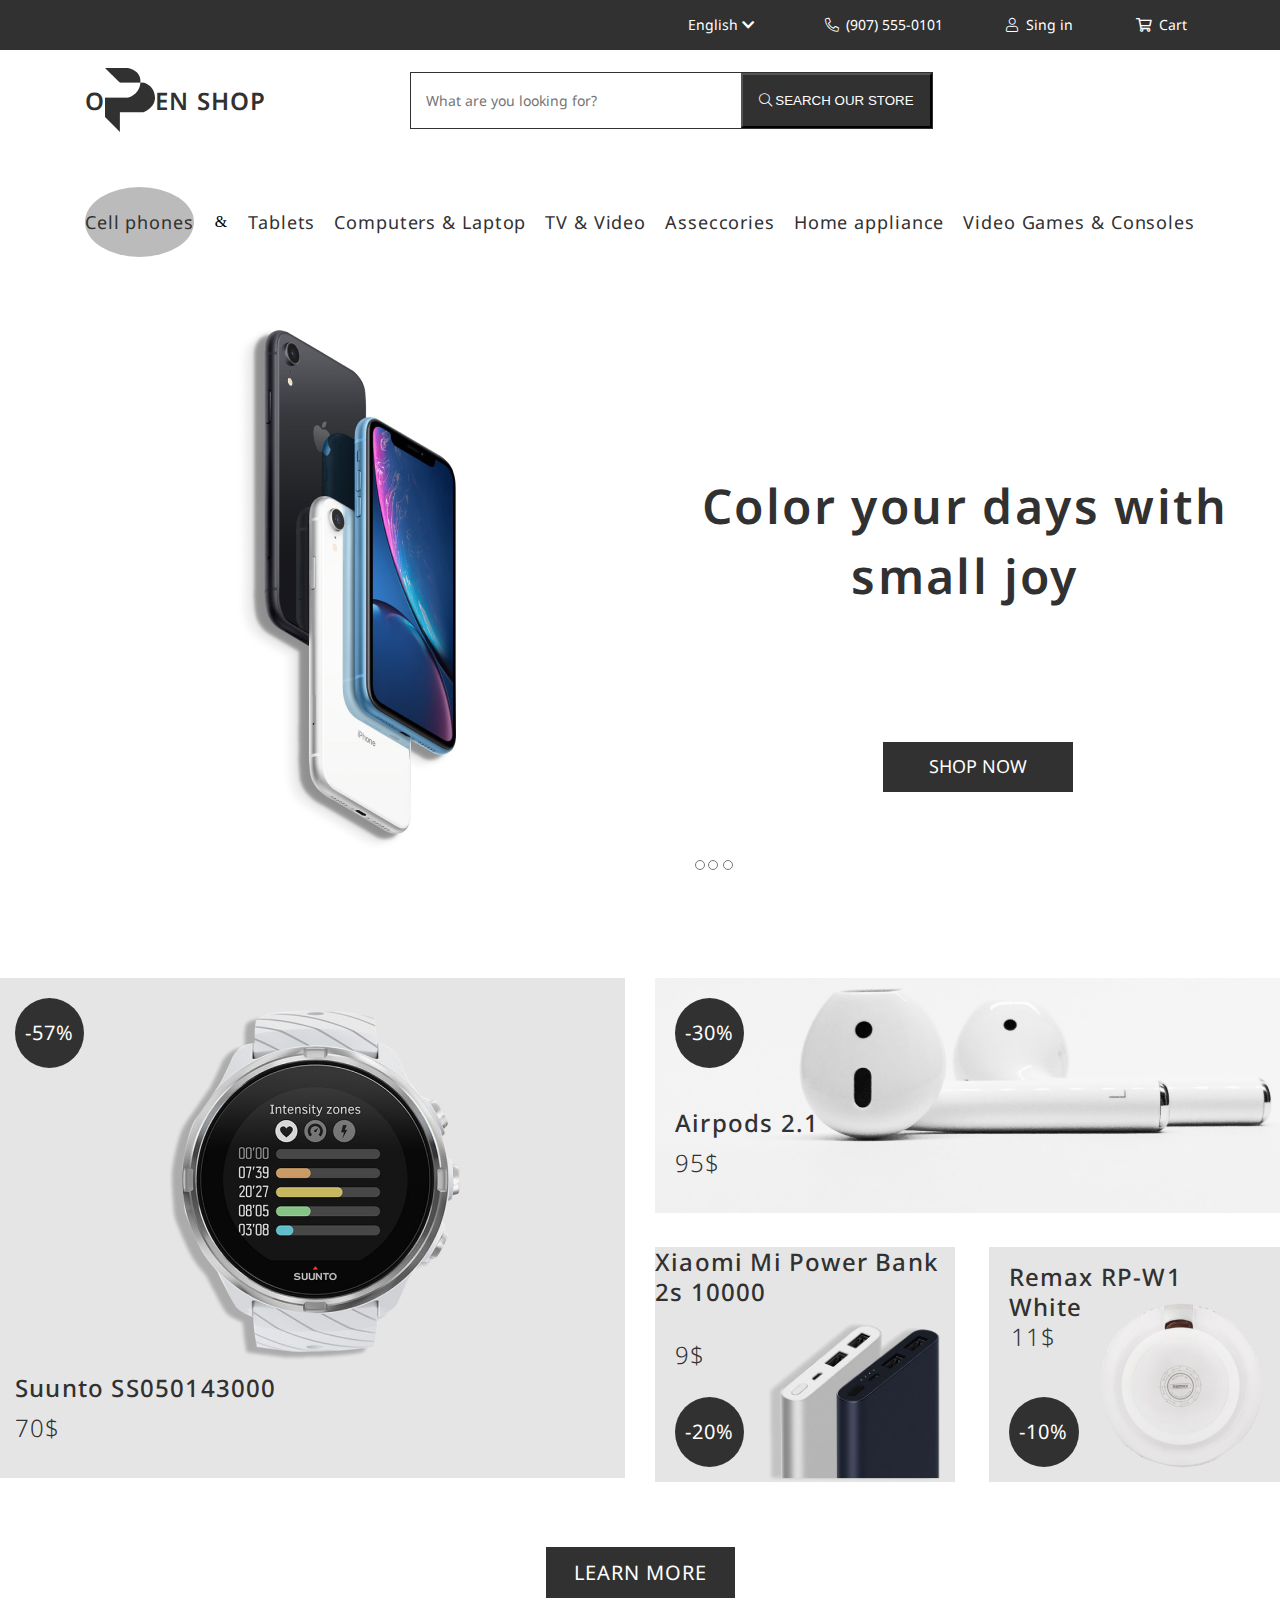
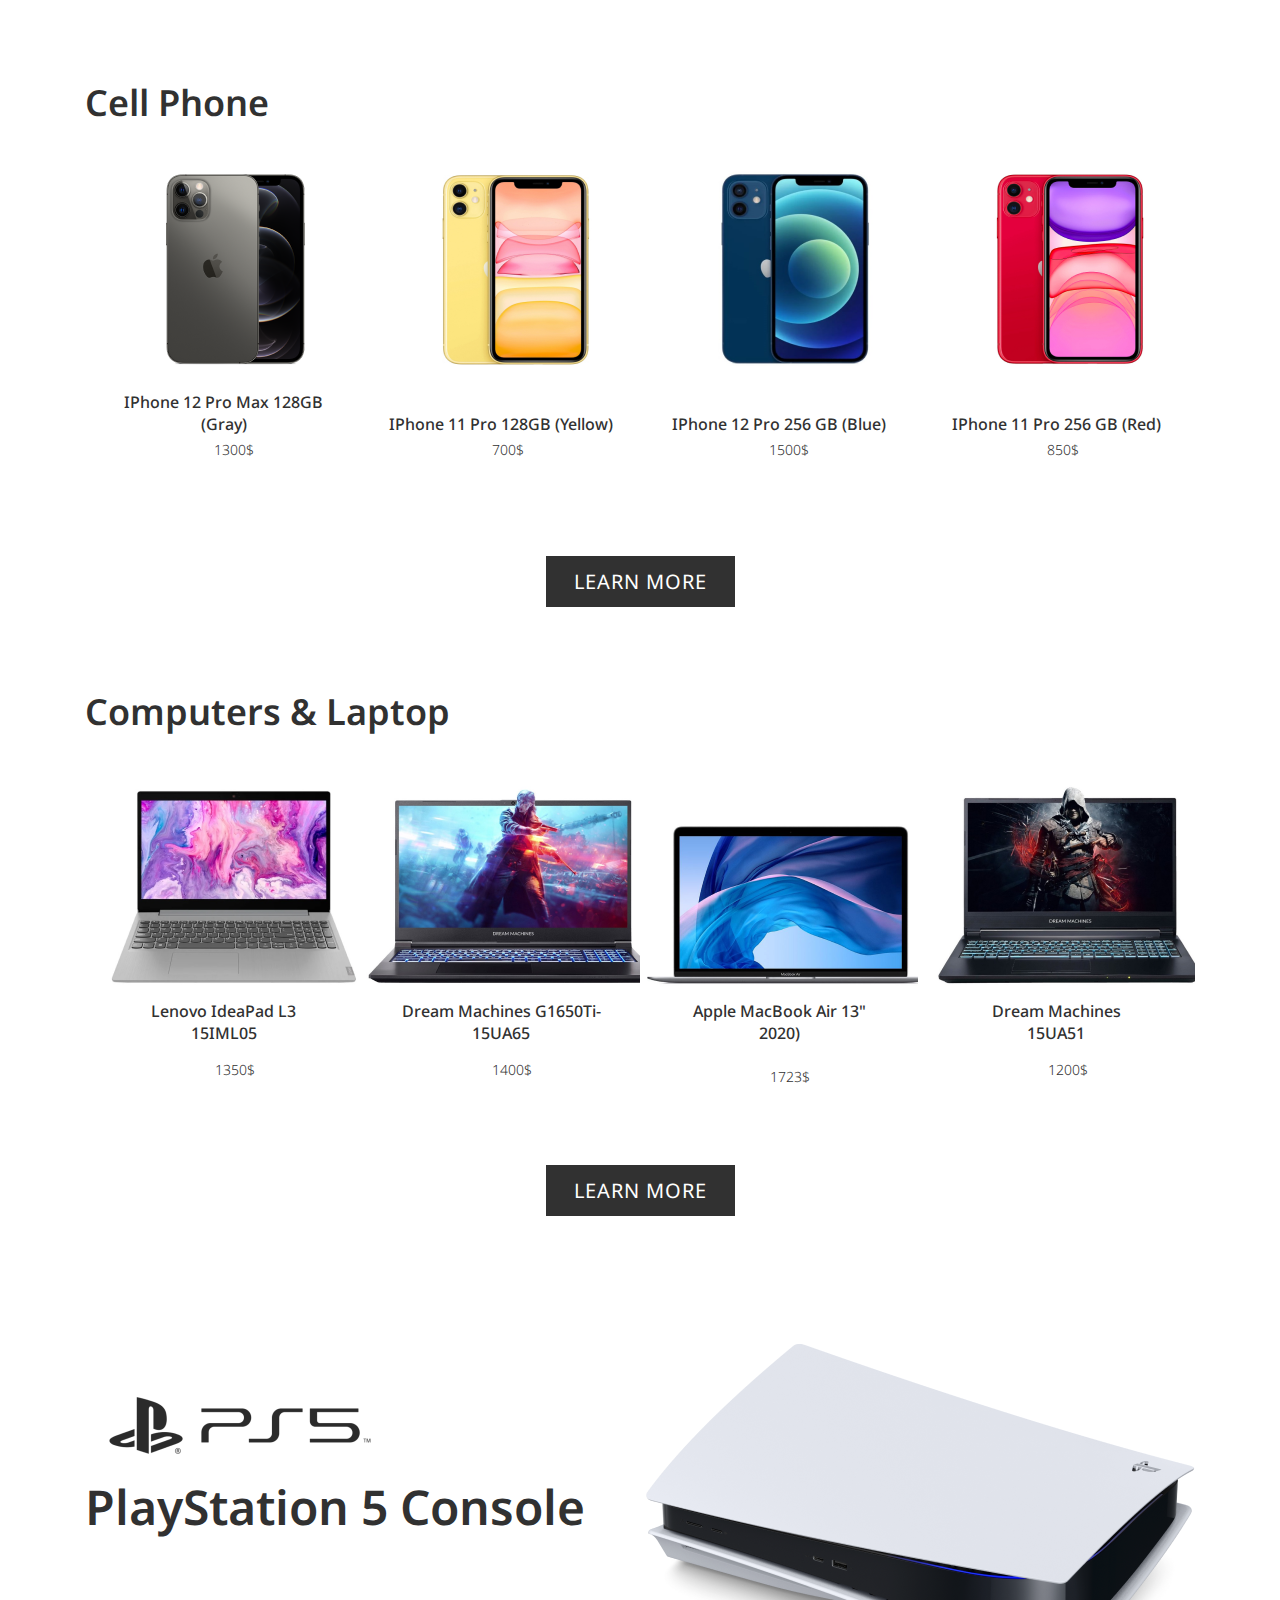
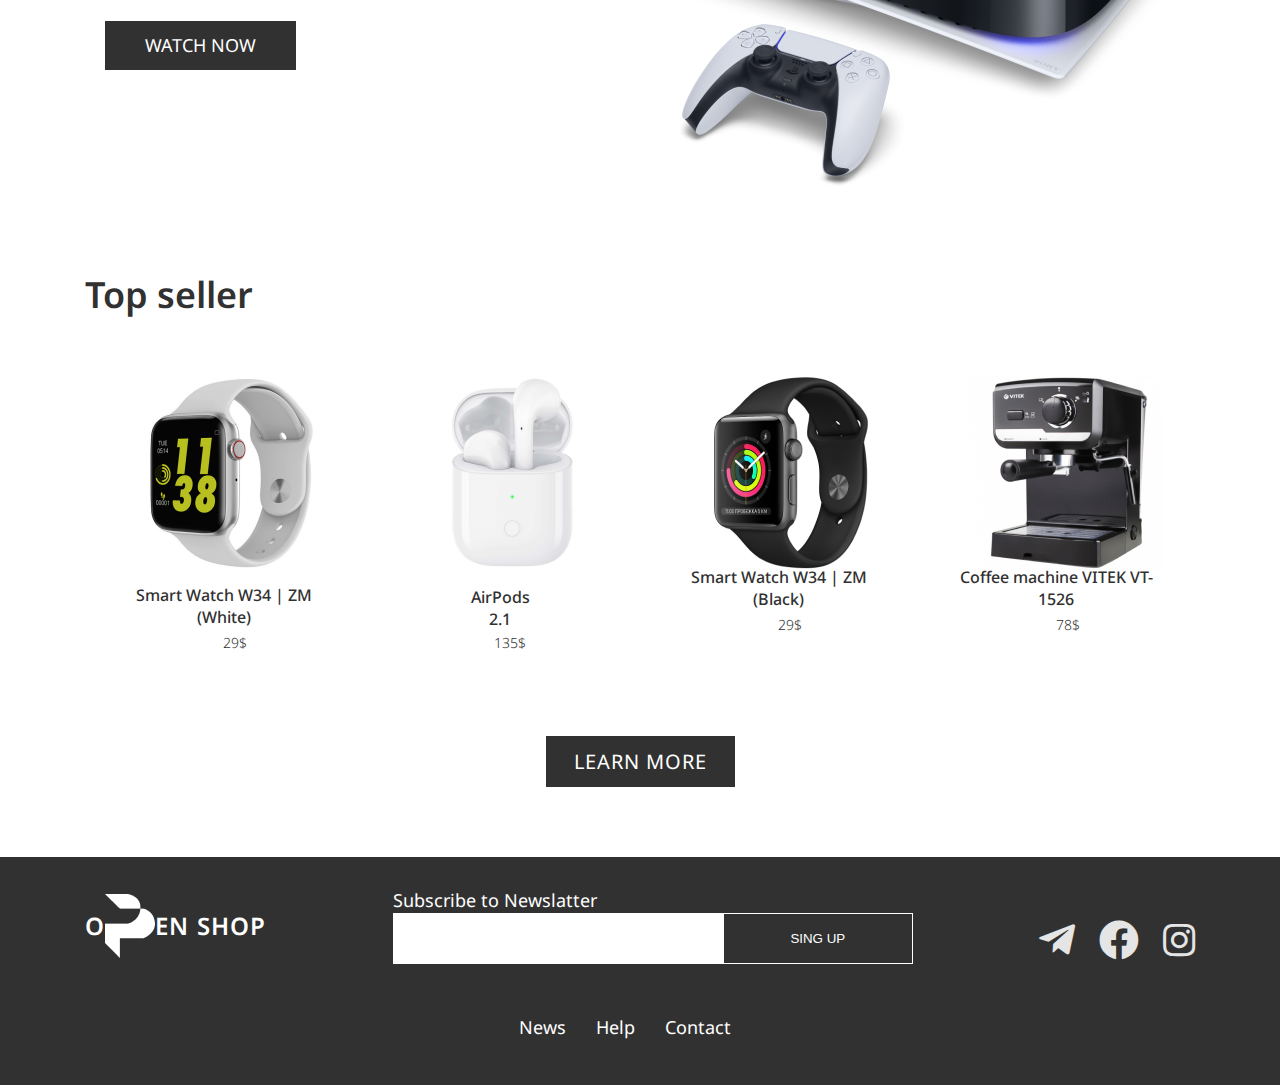
<file: index.html>
<!DOCTYPE html>
<html lang="en">

<head>
    <meta charset="UTF-8">
    <meta http-equiv="X-UA-Compatible" content="IE=edge">
    <meta name="viewport" content="width=device-width, initial-scale=1.0">
    <link rel="stylesheet" href="./styles/all.min.css">
    <link rel="stylesheet" href="./styles/font.css">
    <link rel="stylesheet" href="./styles/style.css">
    <title>OpenShop</title>
</head>

<body>
    <header class="header">
        <div class="container">
            <nav class="header__nav">
                <ul class="header__list">
                    <li class="header__item">
                        <a href="#!" class="header__link">English <span class="header__icon"><i
                                    class="fas fa-chevron-down"></i></span></a>
                        <ul class="header__dropdown">
                            <li class="dropdown__item">
                                <a href="#!" class="dropdown__link">English</a>
                            </li>
                            <li class="dropdown__icon"><i class="fad fa-horizontal-rule"></i></li>
                            <li class="dropdown__item">
                                <a href="#!" class="dropdown__link">Russian</a>
                            </li>
                        </ul>
                    </li>
                    <li class="header__item">
                        <a href="#!" class="header__link"> <span class="header__icon"><i
                                    class="fal fa-phone-alt"></i></span>(907) 555-0101</a>
                    </li>
                    <li class="header__item">
                        <a href="" class="header__link"><span class="header__icon"><i
                                    class="fal fa-user"></i></span>Sing in</a>
                    </li>
                    <li class="header__item">
                        <a href="#!" class="header__link"> <span class="header__icon"><i
                                    class="far fa-shopping-cart"></i></span>Cart<a>
                    </li>
                </ul>
            </nav>
        </div>
        <div class="header__block">
            <div class="container">
                <div class="header__research">
                    <a href="#!" class="header__logo">O <span class="header__logo-title"><img src="./images/P.word.png"
                                alt="p"></span>EN SHOP</a>
                    <form action="" class="header__form">
                        <input type="text" class="header__search" placeholder="What are you looking for?">
                        <button type="submit" class="header__button"><i class="fal fa-search"></i> SEARCH OUR
                            STORE</button>
                    </form>
                </div>
            </div>
        </div>
    </header>
    <main>
        <div class="container">
            <section class="section__nav">
                <ul class="section__list">
                    <li class="section__item"><a href="./OpenShop__cell phone/index.html" class="section__link">Cell phones <span></span></a>
                        <ul class="cell__dropdown">
                            <li class="drp__item"><a href="" class="drp__link">Xiaomi</a></li>
                            <li class="drp__item"><a href="" class="drp__link">Apple</a></li>
                            <li class="drp__item"><a href="" class="drp__link">Samsung</a></li>
                            <li class="drp__item"><a href="" class="drp__link">Huawei</a></li>
                            <li class="drp__item"><a href="" class="drp__link">BQ</a></li>
                            <li class="drp__item"><a href="" class="drp__link">Nokia</a></li>
                            <li class="drp__item"><a href="" class="drp__link">Inoi</a></li>
                            <li class="drp__item"><a href="" class="drp__link">Vivo</a></li>
                        </ul>
                    </li>
                    <span class="item__span">&</span>
                    <li class="section__item"><a href="#!" class="section__link">Tablets<span></span></a>
                        <ul class="tablet__dropdown">
                            <li class="drop__item"><a href="" class="drop__link">Xiaomi</a></li>
                            <li class="drop__item"><a href="" class="drop__link">Apple</a></li>
                            <li class="drop__item"><a href="" class="drop__link">Samsung</a></li>
                            <li class="drop__item"><a href="" class="drop__link">Huawei</a></li>
                            <li class="drop__item"><a href="" class="drop__link">BQ</a></li>
                            <li class="drop__item"><a href="" class="drop__link">More</a></li>
                        </ul>
                    </li>
                    <li class="section__item"><a href="#!" class="section__link">Computers & Laptop</a></li>
                    <li class="section__item"><a href="#!" class="section__link">TV & Video</a></li>
                    <li class="section__item"><a href="#!" class="section__link">Asseccories</a></li>
                    <li class="section__item"><a href="#!" class="section__link">Home appliance</a></li>
                    <li class="section__item"><a href="#!" class="section__link">Video Games & Consoles </a></li>
                </ul>

                <div class="section__intro">
                    <div class="intro__pic"><img class="picture" src="./images/section.phone.png" alt="device">
                        <input id="swap1" class="picture__swap" type="radio" name="change">
                        <input id="swap2" class="picture__swap" type="radio" name="change">
                        <input id="swap3" class="picture__swap" type="radio" name="change">
                    </div>
                    <div class="intro__adds">
                        <h2 class="section__title">Color your days with small joy</h2>
                        <a href="#!" class="intro__shop">SHOP NOW</a>
                    </div>
                </div>
        </div>
        </section>
        <section>
            <div class="section__product">
                <div class="about__clock">
                    <p class="clock__sale">-57%</p>
                    <img src="./images/clock.png" alt="watch">
                    <h2 class="clock__title">Suunto SS050143000</h2>
                    <p class="clock__price">70$</p>
                </div>
                <div class="about__pods">
                    <p class="pods__Sale">-30%</p>
                    <img src="./images/pods.png" alt="airpods">
                    <h2 class="pods__title">Airpods 2.1</h2>
                    <p class="pods__price">95$ </p>
                    <div class="about__powerbank">
                        <h2 class="power__title">Xiaomi Mi Power Bank 2s 10000</h2>
                        <p class="power__price">9$</p>
                        <img src="./images/powerbank.png" alt="powerbank">
                        <p class="power__sale">-20%</p>

                        <div class="about__charge">
                            <h2 class="charge__title">Remax RP-W1 White</h2>
                            <p class="charge__price">11$</p>
                            <img src="./images/wirelesscharge.png" alt="chargingdevice">
                            <p class="charge__sale">-10%</p>
                        </div>
                    </div>
                </div>
            </div>
            <p class="learn"><a class="section__learn" href="#!">Learn more</a></p>
        </section>
        <section class="section__technologies">
            <div class="container">
                <h2 class="section__devices-title">Cell Phone</h2>
                <div class="section__devices">
                    <div class="section__box">
                        <img src="./images/firstphone.png" alt="IPhone">
                        <p class="section__box-title">IPhone 12 Pro Max 128GB (Gray)</p>
                        <p class="section__box-price">1300$</p>
                        <a href="./OpenShop__iphone/index.html" class="box-buy">Press</a>
                    </div>
                    <div class="section__box">
                        <img src="./images/secondphone.png" alt="IPhone">
                        <p class="section__box-title">IPhone 11 Pro 128GB (Yellow)</p>
                        <p class="section__box-price">700$</p>
                        <a href="#!" class="box-buy">BUY</a>
                    </div>
                    <div class="section__box">
                        <img src="./images/thirdphone.png" alt="IPhone">
                        <p class="section__box-title">IPhone 12 Pro 256 GB (Blue)</p>
                        <p class="section__box-price">1500$</p>
                        <a href="#!" class="box-buy">BUY</a>
                    </div>
                    <div class="section__box">
                        <img src="./images/fourth.png" alt="IPhone">
                        <p class="section__box-title">IPhone 11 Pro 256 GB (Red)</p>
                        <p class="section__box-price">850$</p>
                        <a href="#!" class="box-buy">BUY</a>
                    </div>
                </div>
                <p class="learn"><a class="section__learn" href="#!">Learn more</a></p>
                <h2 class="section__devices-title">Computers & Laptop</h2>
                <div class="section__devices">
                    <div class="section__box">
                        <img src="./images/laptop1.png" alt="laptop">
                        <p id="word1" class="section__box-title">Lenovo IdeaPad L3 15IML05</p>
                        <p id="word2" class="section__box-price">1350$</p>
                    </div>
                    <div class="section__box">
                        <img src="./images/laptop2.png" alt="laptop">
                        <p id="word3" class="section__box-title">Dream Machines G1650Ti-15UA65</p>
                        <p id="word4" class="section__box-price">1400$</p>
                    </div>
                    <div class="section__box">
                        <img src="./images/laptop3.png" alt="laptop">
                        <p id="word5" class="section__box-title">Apple MacBook Air 13" 2020)</p>
                        <p id="word6" class="section__box-price">1723$</p>
                    </div>
                    <div class="section__box">
                        <img src="./images/laptop4.png" alt="laptop">
                        <p id="word7" class="section__box-title">Dream Machines 15UA51</p>
                        <p id="word2" class="section__box-price">1200$</p>
                    </div>
                </div>
                <p class="learn"><a class="section__learn" href="#!">Learn more</a></p>
            </div>
        </section>
        <section class="playstation5">
            <div class="container">
                <div class="playstation__block">
                    <div class="playstation__words">
                        <img class="play-logo" src="./images/section-logo.png" alt="logo">
                        <p class="playstation__title">PlayStation 5 Console</p>
                        <a href="#!" class="playstation__text">WATCH NOW</a>
                    </div>
                    <div class="playstation__photo">
                        <img src="./images/playstation5.png" alt="device">
                    </div>
                </div>
            </div>
        </section>
        <section class="section__another-devices">
            <div class="container">
                <h2 class="section__devices-title">Top seller</h2>
                <div class="section__devices">
                    <div id="box-tovar" class="section__box">
                        <img id="four-box" src="./images/seller-clock.png" alt="clock">
                        <p id="seller1" class="section__box-title">Smart Watch W34 | ZM (White)</p>
                        <p id="seller2" class="section__box-price">29$</p>
                    </div>
                    <div id="box-tovar" class="section__box">
                        <img id="four-box" src="./images/seller-airpods.png" alt="airpods">
                        <p id="seller3" class="section__box-title">AirPods 2.1</p>
                        <p id="seller4" class="section__box-price">135$</p>
                    </div>
                    <div id="box-tovar" class="section__box">
                        <img id="four-box" src="./images/seller-watch.png" alt="clock">
                        <p id="seller7" class="section__box-title">Smart Watch W34 | ZM (Black)</p>
                        <p id="seller6" class="section__box-price">29$</p>
                    </div>
                    <div id="box-tovar" class="section__box">
                        <img id="four-box" src="./images/seller-machine.png" alt="machine">
                        <p id="seller7" class="section__box-title">Coffee machine VITEK VT-1526</p>
                        <p id="seller8" class="section__box-price">78$</p>
                    </div>
                </div>
                <p class="learn"><a class="section__learn" href="#!">Learn more</a></p>
            </div>
        </section>
    </main>

    <footer class="footer">
        <div class="container">
            <div class="footer__block">
                <a href="./index.html" class="footer__logo">O <span class="footer__logo-title"><img src="./images/footer-logo.png"
                            alt="p"></span>EN SHOP</a>
                <div class="footer__research">
                    <p class="research__text">Subscribe to Newslatter</p>
                    <form action="" class="footer__form">
                        <input type="text" class="footer__input">
                        <button class="footer__button"> SING UP</button>
                    </form>
                </div>
                <div class="footer__brands">
                    <a href="#!" class="footer__telegram"><i class="fab fa-telegram-plane"></i></a>
                    <a href="#!" class="footer__facebook"><i class="fab fa-facebook"></i></a>
                    <a href="#!" class="footer__instagram"><i class="fab fa-instagram"></i></a>
                </div>
            </div>
            <nav class="footer__nav">
                <ul class="footer__list">
                    <li class="footer__item">
                        <a href="#!" class="footer__link">News</a>
                    </li>
                    <li class="footer__item">
                        <a href="#!" class="footer__link">Help</a>
                    </li>
                    <li class="footer__item">
                        <a href="#!" class="footer__link">Contact</a>
                    </li>
                </ul>
            </nav>
        </div>
    </footer>




















</body>

</html>
</file>
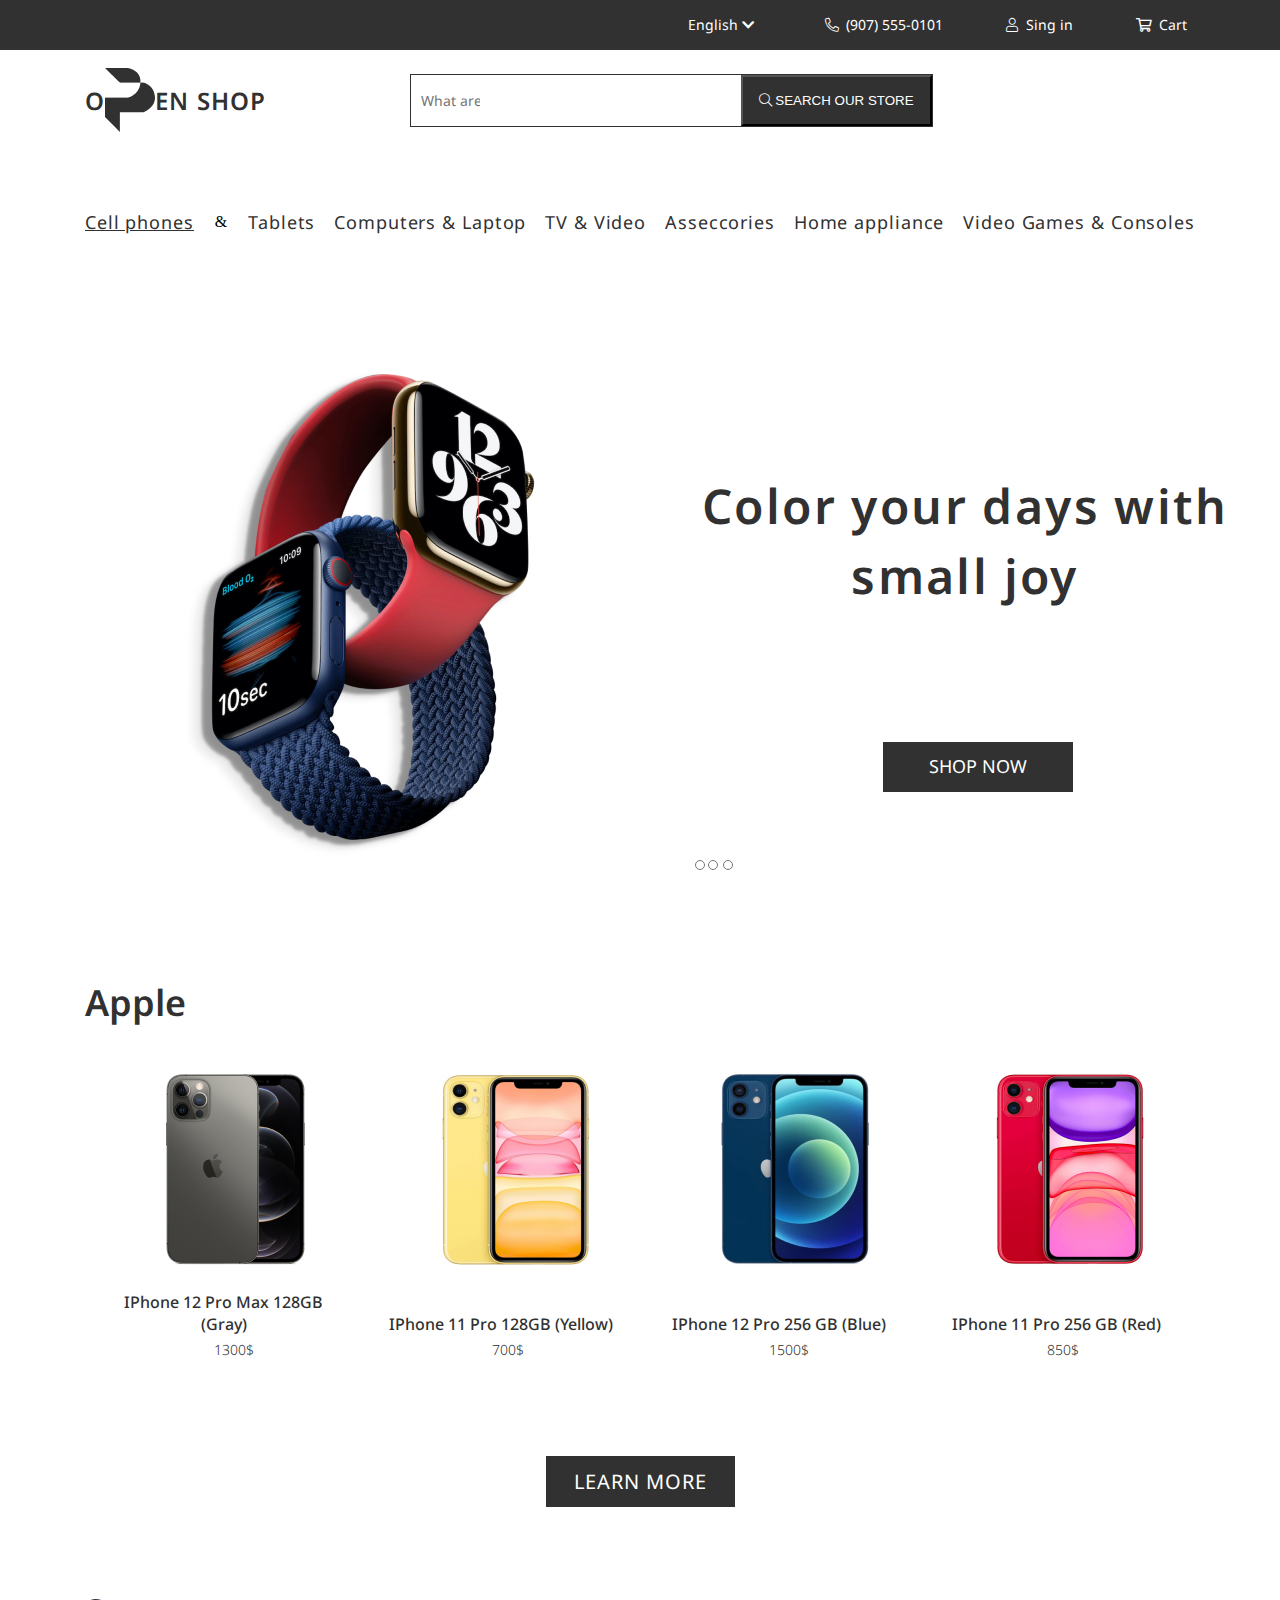
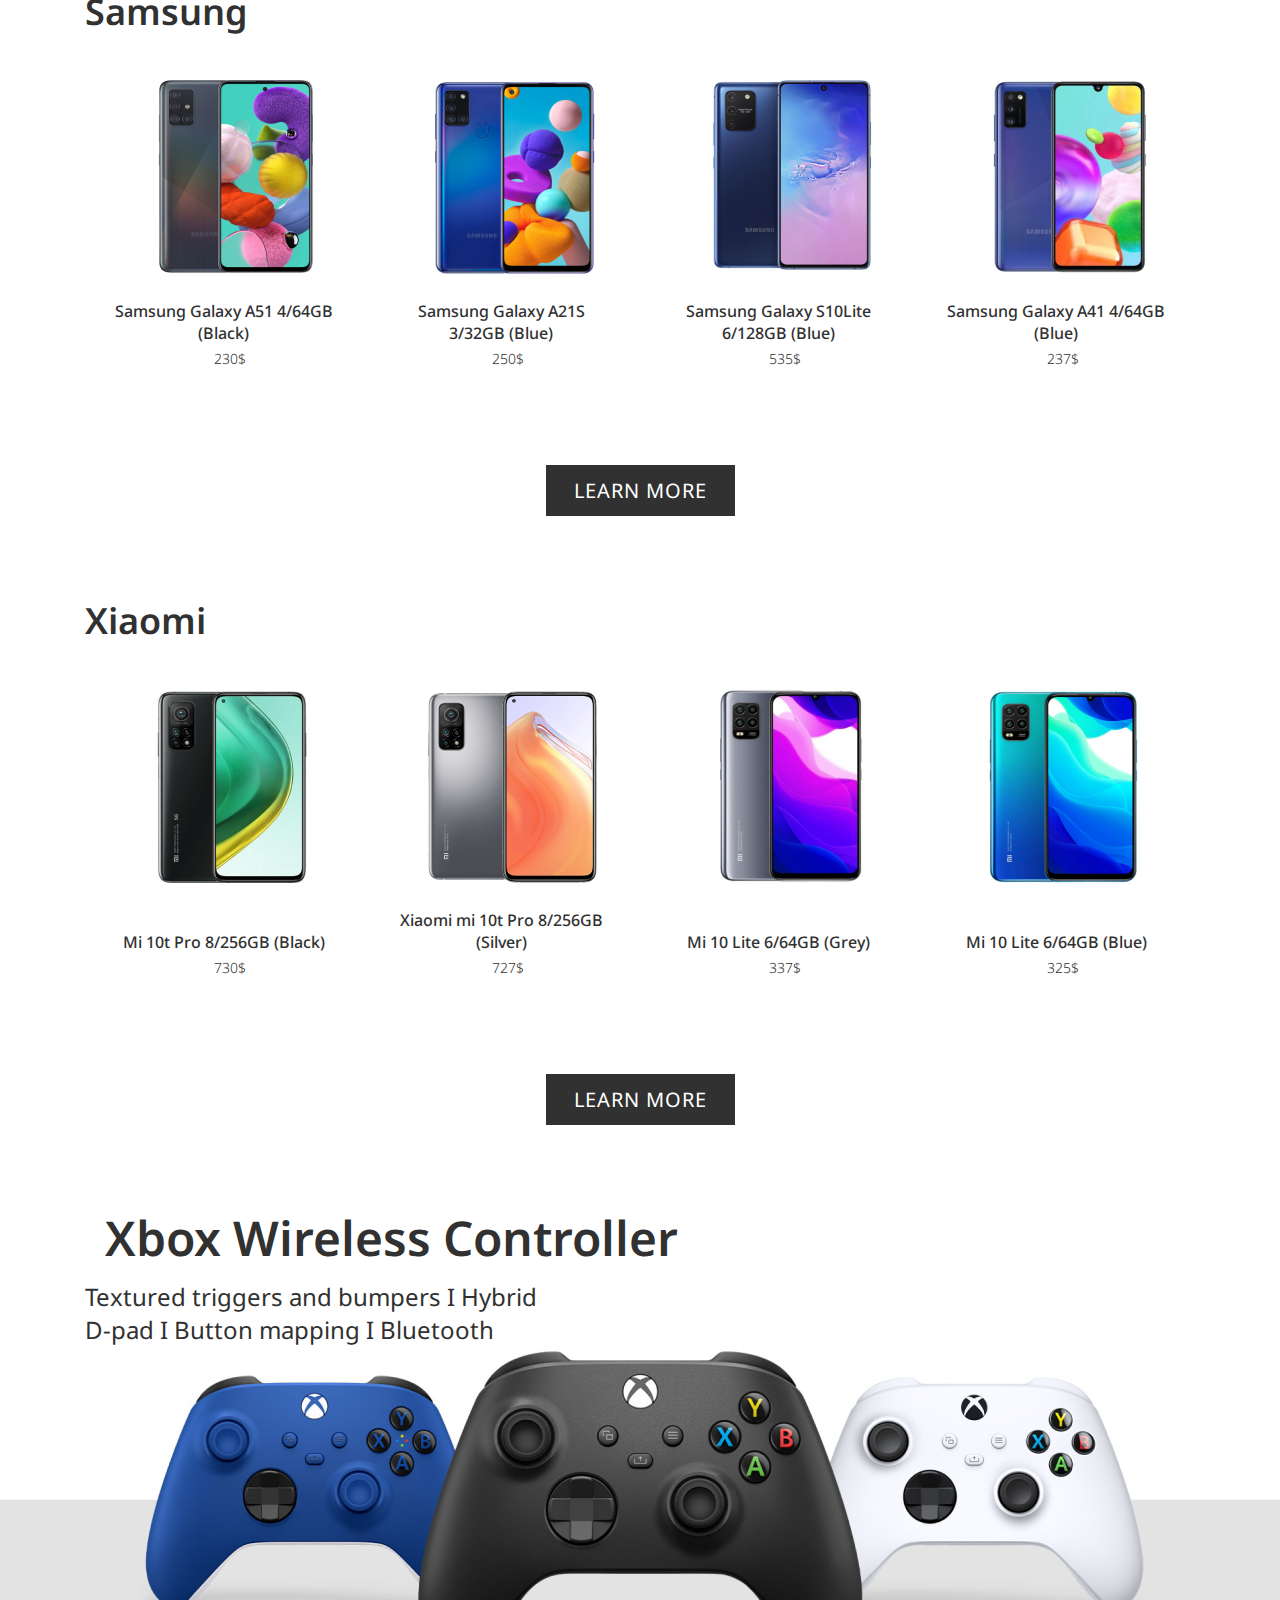
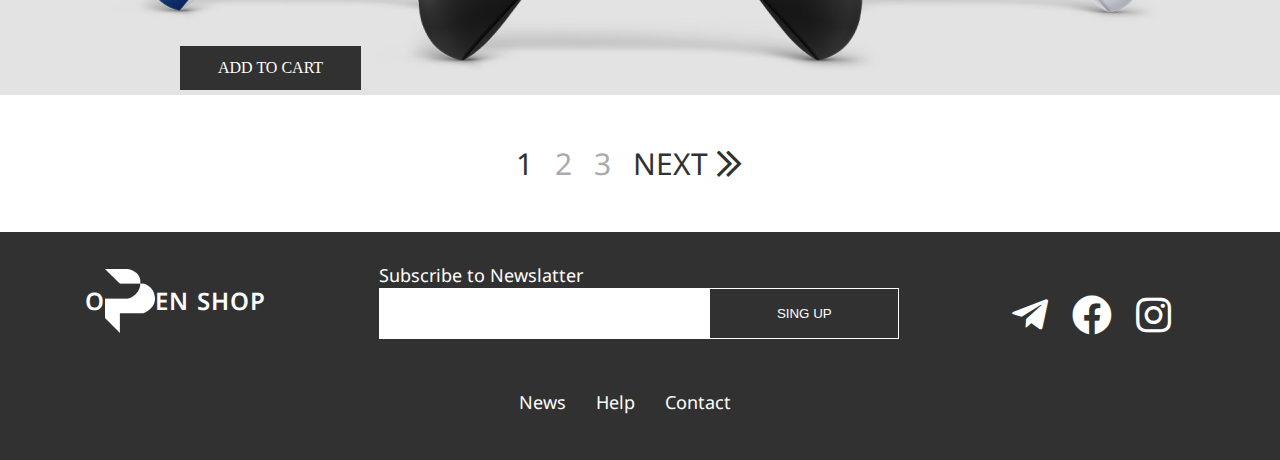
<file: OpenShop__cell phone/index.html>
<!DOCTYPE html>
    <html lang="en">
    <head>
        <meta charset="UTF-8">
        <meta http-equiv="X-UA-Compatible" content="IE=edge">
        <meta name="viewport" content="width=device-width, initial-scale=1.0">
        <link rel="stylesheet" href="./styles/all.min.css">
        <link rel="stylesheet" href="./styles/font.css">
        <link rel="stylesheet" href="./styles/style.css">
        <title>Openshop__phone</title>
    </head>
    <body>
        <header class="header">
            <div class="container">
                <nav class="header__nav">
                    <ul class="header__list">
                        <li class="header__item">
                            <a href="#!" class="header__link">English <span class="header__icon"><i
                                        class="fas fa-chevron-down"></i></span></a>
                            <ul class="header__dropdown">
                                <li class="dropdown__item">
                                    <a href="#!" class="dropdown__link">English</a>
                                </li>
                                <li class="dropdown__icon"><i class="fad fa-horizontal-rule"></i></li>
                                <li class="dropdown__item">
                                    <a href="#!" class="dropdown__link">Russian</a>
                                </li>
                            </ul>
                        </li>
                        <li class="header__item">
                            <a href="#!" class="header__link"> <span class="header__icon"><i
                                        class="fal fa-phone-alt"></i></span>(907) 555-0101</a>
                        </li>
                        <li class="header__item">
                            <a href="" class="header__link"><span class="header__icon"><i
                                        class="fal fa-user"></i></span>Sing in</a>
                        </li>
                        <li class="header__item">
                            <a href="#!" class="header__link"> <span class="header__icon"><i
                                        class="far fa-shopping-cart"></i></span>Cart<a>
                        </li>
                    </ul>
                </nav>
            </div>
            <div class="header__block">
                <div class="container">
                    <div class="header__research">
                        <a href="../index.html" class="header__logo">O <span class="header__logo-title"><img src="../images/P.word.png"
                                    alt="p"></span>EN SHOP</a>
                        <form action="" class="header__form">
                            <input type="text" class="header__search" placeholder="What are you looking for?">
                            <button type="submit" class="header__button"><i class="fal fa-search"></i> SEARCH OUR
                                STORE</button>
                        </form>
                    </div>
                </div>
            </div>
        </header>
        <div class="container">
            <section class="section__nav">
                <ul class="section__list">
                    <li class="section__item"><a href="#!" class="section__link"><span>Cell phones </span></a>
                        <ul class="cell__dropdown">
                            <li class="drp__item"><a href="" class="drp__link">Xiaomi</a></li>
                            <li class="drp__item"><a href="" class="drp__link">Apple</a></li>
                            <li class="drp__item"><a href="" class="drp__link">Samsung</a></li>
                            <li class="drp__item"><a href="" class="drp__link">Huawei</a></li>
                            <li class="drp__item"><a href="" class="drp__link">BQ</a></li>
                            <li class="drp__item"><a href="" class="drp__link">Nokia</a></li>
                            <li class="drp__item"><a href="" class="drp__link">Inoi</a></li>
                            <li class="drp__item"><a href="" class="drp__link">Vivo</a></li>
                        </ul>
                    </li>
                    <span class="item__span">&</span>
                    <li class="section__item"><a href="#!" class="section__link">Tablets<span></span></a>
                        <ul class="tablet__dropdown">
                            <li class="drop__item"><a href="" class="drop__link">Xiaomi</a></li>
                            <li class="drop__item"><a href="" class="drop__link">Apple</a></li>
                            <li class="drop__item"><a href="" class="drop__link">Samsung</a></li>
                            <li class="drop__item"><a href="" class="drop__link">Huawei</a></li>
                            <li class="drop__item"><a href="" class="drop__link">BQ</a></li>
                            <li class="drop__item"><a href="" class="drop__link">More</a></li>
                        </ul>
                    </li>
                    <li class="section__item"><a href="#!" class="section__link">Computers & Laptop</a></li>
                    <li class="section__item"><a href="#!" class="section__link">TV & Video</a></li>
                    <li class="section__item"><a href="#!" class="section__link">Asseccories</a></li>
                    <li class="section__item"><a href="#!" class="section__link">Home appliance</a></li>
                    <li class="section__item"><a href="#!" class="section__link">Video Games & Consoles </a></li>
                </ul>

                <div class="section__intro">
                    <div class="intro__pic"><img class="picture" src="./images/watch.png" alt="device">
                        <input id="swap1" class="picture__swap" type="radio" name="change">
                        <input id="swap2" class="picture__swap" type="radio" name="change">
                        <input id="swap3" class="picture__swap" type="radio" name="change">
                    </div>
                    <div class="intro__adds">
                        <h2 class="section__title">Color your days with small joy</h2>
                        <a href="#!" class="intro__shop">SHOP NOW</a>
                    </div>
                </div>
        </div>
        </section>
        <section class="section__technologies">
            <div class="container">
                <h2 class="section__devices-title">Apple</h2>
                <div class="section__devices">
                    <div class="section__box">
                        <img src="./images/firstphone.png" alt="IPhone">
                        <p class="section__box-title">IPhone 12 Pro Max 128GB (Gray)</p>
                        <p class="section__box-price">1300$</p>
                        <a href="../OpenShop__iphone/index.html" class="box-buy">BUY</a>
                    </div>
                    <div class="section__box">
                        <img src="./images/secondphone.png" alt="IPhone">
                        <p class="section__box-title">IPhone 11 Pro 128GB (Yellow)</p>
                        <p class="section__box-price">700$</p>
                        <a href="#!" class="box-buy">BUY</a>
                    </div>
                    <div class="section__box">
                        <img src="./images/thirdphone.png" alt="IPhone">
                        <p class="section__box-title">IPhone 12 Pro 256 GB (Blue)</p>
                        <p class="section__box-price">1500$</p>
                        <a href="#!" class="box-buy">BUY</a>
                    </div>
                    <div class="section__box">
                        <img src="./images/fourth.png" alt="IPhone">
                        <p class="section__box-title">IPhone 11 Pro 256 GB (Red)</p>
                        <p class="section__box-price">850$</p>
                        <a href="#!" class="box-buy">BUY</a>
                    </div>
                </div>
                <p class="learn"><a class="section__learn" href="#!">Learn more</a></p>
                <h2 class="section__devices-title">Samsung</h2>
                <div class="section__devices">
                    <div class="section__box">
                        <img src="./images/samsung1.png" alt="Phones">
                        <p id="word1" class="section__box-title">Samsung Galaxy A51 4/64GB (Black)</p>
                        <p id="word2" class="section__box-price">230$</p>
                        <a href="#!" class="box-buy">BUY</a>
                    </div>
                    <div class="section__box">
                        <img src="./images/samsung2.png" alt="Phones">
                        <p id="word3" class="section__box-title">Samsung Galaxy A21S 3/32GB (Blue)</p>
                        <p id="word4" class="section__box-price">250$</p>
                        <a href="#!" class="box-buy">BUY</a>
                    </div>
                    <div class="section__box">
                        <img src="./images/samsung3.png" alt="Phones">
                        <p id="word5" class="section__box-title">Samsung Galaxy S10Lite 6/128GB (Blue)</p>
                        <p id="word6" class="section__box-price">535$</p>
                        <a href="#!" class="box-buy">BUY</a>
                    </div>
                    <div class="section__box">
                        <img src="./images/samsung4.png" alt="Phones">
                        <p id="word7" class="section__box-title">Samsung Galaxy A41 4/64GB (Blue)</p>
                        <p id="word2" class="section__box-price">237$</p>
                        <a href="#!" class="box-buy">BUY</a>
                    </div>
                </div>
                <p class="learn"><a class="section__learn" href="#!">Learn more</a></p>
                <h2 class="section__devices-title">Xiaomi</h2>
                <div class="section__devices">
                    <div class="section__box">
                        <img src="./images/xiomi1.png" alt="Phones">
                        <p id="word1" class="section__box-title">Mi 10t Pro 8/256GB (Black)</p>
                        <p id="word2" class="section__box-price">730$</p>
                        <a href="#!" class="box-buy">BUY</a>
                    </div>
                    <div class="section__box">
                        <img src="./images/xiomi2.png" alt="Phones">
                        <p id="word3" class="section__box-title">Xiaomi mi 10t Pro 8/256GB (Silver)</p>
                        <p id="word4" class="section__box-price">727$</p>
                        <a href="#!" class="box-buy">BUY</a>
                    </div>
                    <div class="section__box">
                        <img src="./images/mi3.png" alt="Phones">
                        <p id="word5" class="section__box-title">Mi 10 Lite 6/64GB (Grey)</p>
                        <p id="word6" class="section__box-price">337$</p>
                        <a href="#!" class="box-buy">BUY</a>
                    </div>
                    <div class="section__box">
                        <img src="./images/mi4.png" alt="Phones">
                        <p id="word7" class="section__box-title">Mi 10 Lite 6/64GB (Blue)</p>
                        <p id="word2" class="section__box-price">325$</p>
                        <a href="#!" class="box-buy">BUY</a>
                    </div>
                </div>
                <p class="learn"><a class="section__learn" href="#!">Learn more</a></p>
            </div>
        </section>
        <section class="section__controller">
            <div class="container section__xbox">
                <h2 class="controller__title">Xbox Wireless Controller</h2>
                <p class="controller__text">Textured triggers and bumpers I Hybrid D-pad I Button mapping I Bluetooth</p>
                <a href="#!" class="controller__buy">ADD TO CART</a>
            </div>
        </section>
        <div class="next__page">
            <a href="#!" class="next"><span>1</span></a>
            <a href="#!" class="next">2</a>
            <a href="#!" class="next">3</a>
            <a href="#!" class="next"><span>NEXT <i class="far fa-chevron-double-right"></i></span></a>
        </div>


        <footer class="footer">
            <div class="container">
                <div class="footer__block">
                    <a href="../index.html" class="footer__logo">O <span class="footer__logo-title"><img src="../images/footer-logo.png"
                                alt="p"></span>EN SHOP</a>
                    <div class="footer__research">
                        <p class="research__text">Subscribe to Newslatter</p>
                        <form action="" class="footer__form">
                            <input type="text" class="footer__input">
                            <button class="footer__button"> SING UP</button>
                        </form>
                    </div>
                    <div class="footer__brands">
                        <a href="#!" class="footer__telegram"><i class="fab fa-telegram-plane"></i> </i></a>
                        <a href="#!" class="footer__facebook"><i class="fab fa-facebook"></i></a>
                        <a href="#!" class="footer__facebook"><i class="fab fa-instagram"></i></a>
                    </div>
                </div>
                <nav class="footer__nav">
                    <ul class="footer__list">
                        <li class="footer__item">
                            <a href="#!" class="footer__link">News</a>
                        </li>
                        <li class="footer__item">
                            <a href="#!" class="footer__link">Help</a>
                        </li>
                        <li class="footer__item">
                            <a href="#!" class="footer__link">Contact</a>
                        </li>
                    </ul>
                </nav>
            </div>
        </footer>

    </body>
    </html>
</file>
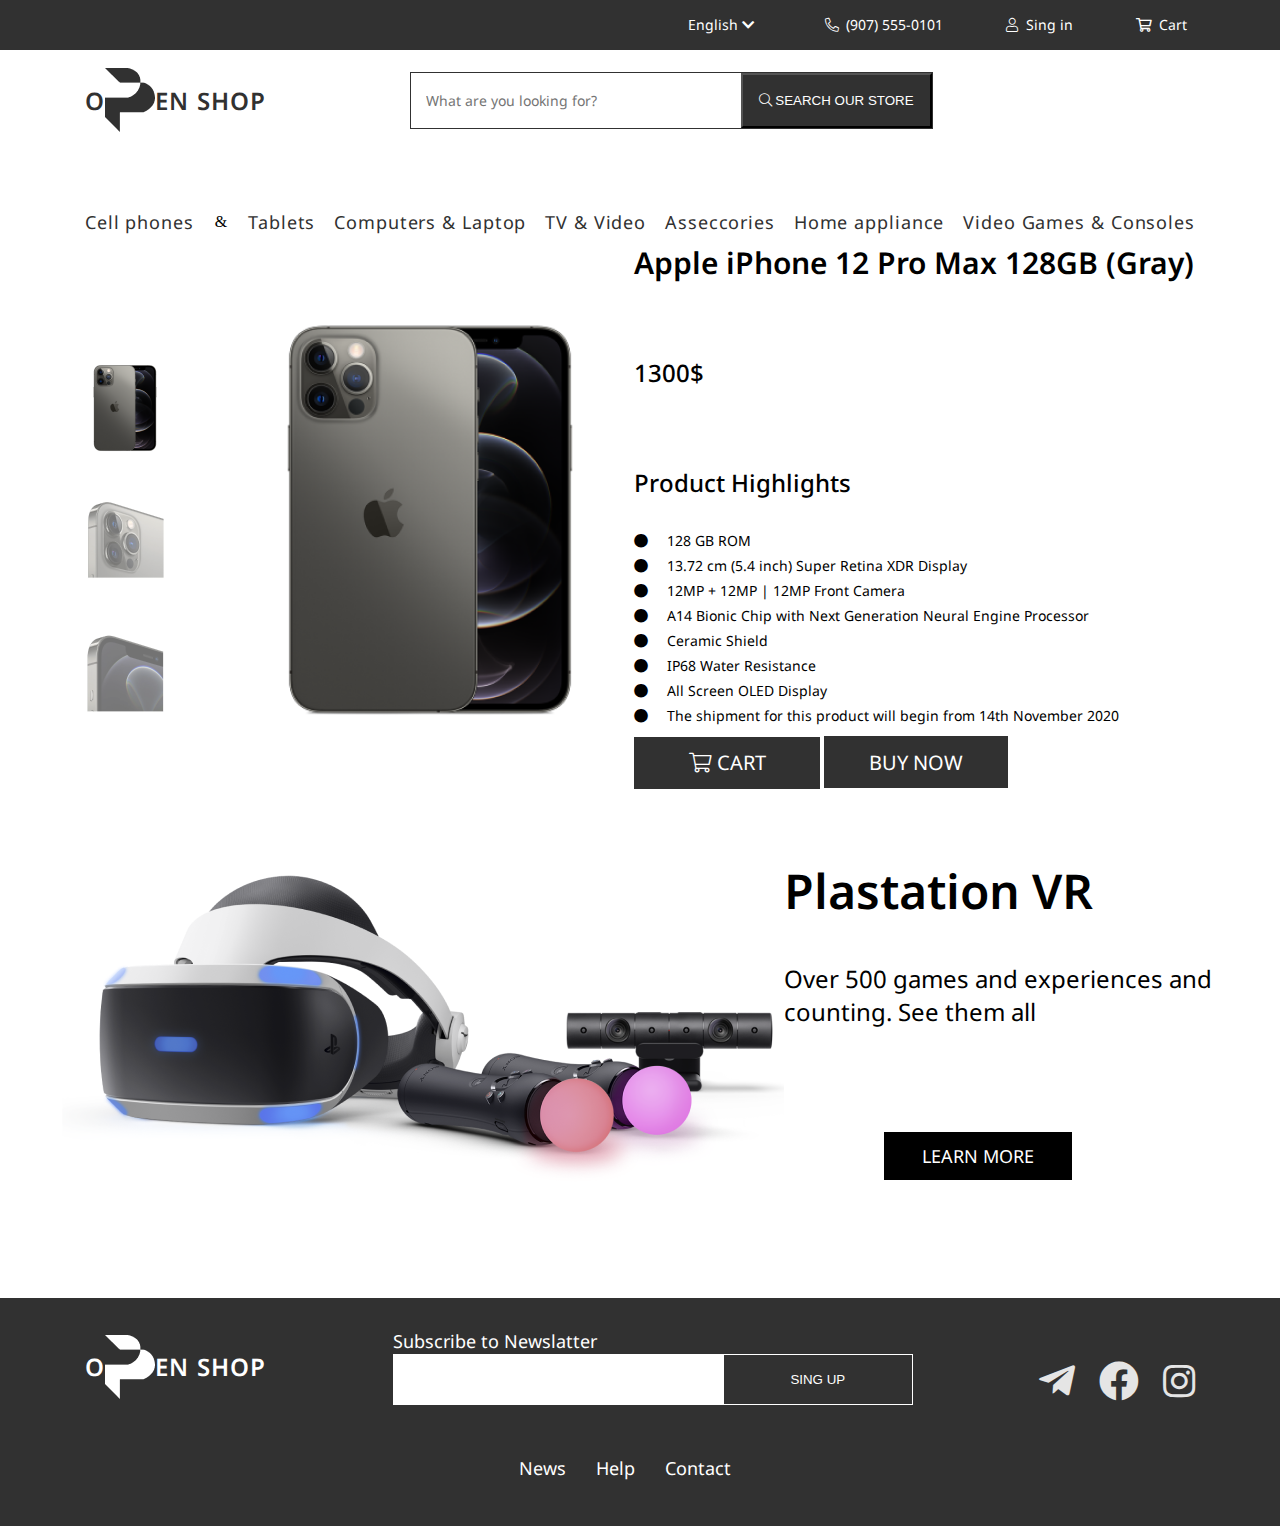
<file: OpenShop__iphone/index.html>
<!DOCTYPE html>
<html lang="en">

<head>
    <meta charset="UTF-8">
    <meta http-equiv="X-UA-Compatible" content="IE=edge">
    <meta name="viewport" content="width=\, initial-scale=1.0">
    <link rel="stylesheet" href="./styles/all.min.css">
    <link rel="stylesheet" href="./styles/font.css">
    <link rel="stylesheet" href="./styles/style.css">
    <title>Openshop-phone-iphone</title>
</head>

<body>
    <header class="header">
        <div class="container">
            <nav class="header__nav">
                <ul class="header__list">
                    <li class="header__item">
                        <a href="#!" class="header__link">English <span class="header__icon"><i
                                    class="fas fa-chevron-down"></i></span></a>
                        <ul class="header__dropdown">
                            <li class="dropdown__item">
                                <a href="#!" class="dropdown__link">English</a>
                            </li>
                            <li class="dropdown__icon"><i class="fad fa-horizontal-rule"></i></li>
                            <li class="dropdown__item">
                                <a href="#!" class="dropdown__link">Russian</a>
                            </li>
                        </ul>
                    </li>
                    <li class="header__item">
                        <a href="#!" class="header__link"> <span class="header__icon"><i
                                    class="fal fa-phone-alt"></i></span>(907) 555-0101</a>
                    </li>
                    <li class="header__item">
                        <a href="" class="header__link"><span class="header__icon"><i
                                    class="fal fa-user"></i></span>Sing in</a>
                    </li>
                    <li class="header__item">
                        <a href="#!" class="header__link"> <span class="header__icon"><i
                                    class="far fa-shopping-cart"></i></span>Cart<a>
                    </li>
                </ul>
            </nav>
        </div>
        <div class="header__block">
            <div class="container">
                <div class="header__research">
                    <a href="../index.html" class="header__logo">O <span class="header__logo-title"><img src="../images/P.word.png"
                                alt="p"></span>EN SHOP</a>
                    <form action="" class="header__form">
                        <input type="text" class="header__search" placeholder="What are you looking for?">
                        <button type="submit" class="header__button"><i class="fal fa-search"></i> SEARCH OUR
                            STORE</button>
                    </form>
                </div>
            </div>
        </div>
    </header>
    <main>
        <section class="section__nav">
            <div class="container">
                <ul class="section__list">
                    <li class="section__item"><a
                            href="../OpenShop__cell phone/index.html"
                            class="section__link">Cell phones <span></span></a>
                        <ul class="cell__dropdown">
                            <li class="drp__item"><a href="" class="drp__link">Xiaomi</a></li>
                            <li class="drp__item"><a href="" class="drp__link">Apple</a></li>
                            <li class="drp__item"><a href="" class="drp__link">Samsung</a></li>
                            <li class="drp__item"><a href="" class="drp__link">Huawei</a></li>
                            <li class="drp__item"><a href="" class="drp__link">BQ</a></li>
                            <li class="drp__item"><a href="" class="drp__link">Nokia</a></li>
                            <li class="drp__item"><a href="" class="drp__link">Inoi</a></li>
                            <li class="drp__item"><a href="" class="drp__link">Vivo</a></li>
                        </ul>
                    </li>
                    <span class="item__span">&</span>
                    <li class="section__item"><a href="#!" class="section__link">Tablets<span></span></a>
                        <ul class="tablet__dropdown">
                            <li class="drop__item"><a href="" class="drop__link">Xiaomi</a></li>
                            <li class="drop__item"><a href="" class="drop__link">Apple</a></li>
                            <li class="drop__item"><a href="" class="drop__link">Samsung</a></li>
                            <li class="drop__item"><a href="" class="drop__link">Huawei</a></li>
                            <li class="drop__item"><a href="" class="drop__link">BQ</a></li>
                            <li class="drop__item"><a href="" class="drop__link">More</a></li>
                        </ul>
                    </li>
                    <li class="section__item"><a href="#!" class="section__link">Computers & Laptop</a></li>
                    <li class="section__item"><a href="#!" class="section__link">TV & Video</a></li>
                    <li class="section__item"><a href="#!" class="section__link">Asseccories</a></li>
                    <li class="section__item"><a href="#!" class="section__link">Home appliance</a></li>
                    <li class="section__item"><a href="#!" class="section__link">Video Games & Consoles </a></li>
                </ul>
            </div>
        </section>
        <section class="section__12promax">
            <div class="container Apple">
                <div class="Apple__small-pictures">
                    <img src="./images/part1.png" alt="partofiphone" class="Apple__picture1">
                    <img src="./images/part2.png" alt="partofiphone" class="Apple__picture2">
                    <img src="./images/part3.png" alt="partofiphone">
                </div>
                <div class="Apple___iphone">
                    <img src="./images/iphone12.png" alt="iphone12promax" class="iphone">
                </div>
                <div class="Apple__description">
                        <h2 class="Apple__title">Apple iPhone 12 Pro Max 128GB (Gray)</h2>
                        <p class="Apple__price">1300$</p>
                        <p class="Apple__highlight-title">Product Highlights</p>
                        <p class="Apple__highlights"><i class="fas fa-circle"></i> <span> 128 GB ROM</span> </p>
                        <p class="Apple__highlights"><i class="fas fa-circle"></i> <span> 13.72 cm (5.4 inch) Super Retina XDR Display</span>  </p>
                        <p class="Apple__highlights"><i class="fas fa-circle"></i> <span> 12MP + 12MP | 12MP Front Camera </span>   </p>
                        <p class="Apple__highlights"><i class="fas fa-circle"></i> <span> A14 Bionic Chip with Next Generation Neural Engine Processor</p>
                        <p class="Apple__highlights"><i class="fas fa-circle"></i> <span> Ceramic Shield</span> </p>
                        <p class="Apple__highlights"><i class="fas fa-circle"></i> <span> IP68 Water Resistance</span> </p>
                        <p class="Apple__highlights"><i class="fas fa-circle"></i> <span> All Screen OLED Display</span>   </p>
                        <p class="Apple__highlights"><i class="fas fa-circle"></i> <span> The shipment for this product will begin from 14th November 2020</span>   </p>
                        <a href="#!" class="Apple__cart"><i class="fal fa-shopping-cart"></i> CART</a>
                        <a href="#!" id="item2" class="Apple__cart">BUY NOW</a>
                </div>
            </div>
        </section>
        <section class="section__VR">
            <div class="VR">
                <img src="./images/vr.png" alt="playstation">
                <div class="VR__word">
                    <h2 class="VR__title">Plastation VR</h2>
                    <p class="VR__text">Over 500 games and experiences and counting. See them all</p>
                    <a href="#!" class="VR__Learn">LEARN MORE</a>
                </div>
            </div>
        </section>
    </main>

    <footer class="footer">
        <div class="container">
            <div class="footer__block">
                <a href="../index.html" class="footer__logo">O <span class="footer__logo-title"><img src="../images/footer-logo.png"
                            alt="p"></span>EN SHOP</a>
                <div class="footer__research">
                    <p class="research__text">Subscribe to Newslatter</p>
                    <form action="" class="footer__form">
                        <input type="text" class="footer__input">
                        <button class="footer__button"> SING UP</button>
                    </form>
                </div>
                <div class="footer__brands">
                    <a href="#!" class="footer__telegram"><i class="fab fa-telegram-plane"></i></a>
                    <a href="#!" class="footer__facebook"><i class="fab fa-facebook"></i></a>
                    <a href="#!" class="footer__instagram"><i class="fab fa-instagram"></i></a>
                </div>
            </div>
            <nav class="footer__nav">
                <ul class="footer__list">
                    <li class="footer__item">
                        <a href="#!" class="footer__link">News</a>
                    </li>
                    <li class="footer__item">
                        <a href="#!" class="footer__link">Help</a>
                    </li>
                    <li class="footer__item">
                        <a href="#!" class="footer__link">Contact</a>
                    </li>
                </ul>
            </nav>
        </div>
    </footer>








</body>

</html>
</file>
<file: styles/font.css>
@font-face {
    font-family:"Noto Sans" ;
    src: url(../fonts/NotoSans-Light.ttf);
    font-weight: 300;
}
@font-face {
    font-family: "Noto Sans";
    src: url(../fonts/NotoSans-Regular.ttf);
    font-weight: 400;
}
@font-face {
    font-family: "Noto Sans";
    src: url(../fonts/NotoSans-Medium.ttf);
    font-weight: 500;
}
@font-face {
    font-family: "Noto Sans";
    src: url(../fonts/NotoSans-SemiBold.ttf);
    font-weight: 600;
}
</file>
<file: styles/style.css>
* {
    padding: 0;
    margin: 0;
    box-sizing: border-box;
}

.container {
    max-width: 1140px;
    width: 100%;
    padding: 0 15px;
    margin-left: auto;
    margin-right: auto;
}

#box-tovar {
    width: 300px;
    height: 318px;
}

.header {
    background: #313131;
}

.header__nav {
    padding: 15px 0;

}

.header__list {
    display: flex;
    flex-direction: row;
    justify-content: flex-end;
    align-items: center;
    list-style: none;
}

.header__item {
    position: relative;
    margin-left: 55px;
    color: #FFFFFF;
    padding-right: 8px;
    /* overflow: hidden; */
}

.header__link,
.dropdown__link {
    font-family: "Noto Sans";
    font-weight: 400;
    font-size: 14px;
    line-height: 20px;
    color: #FFFFFF;
    text-decoration: none;

}

.header__icon {
    padding-right: 7.5px;
    text-decoration: none;
    color: #FFFFFF;
}

.header__link:hover,
.dropdown__link:hover {
    color: #ABABAB;

}

.dropdown__item {
    transform: translateY(0);
}

.header__item:hover .header__dropdown {
    transform: translateY(0);
    transition: .5s;
    opacity: 100%;
}

.header__dropdown {
    position: absolute;
    width: 80px;
    height: 55px;
    top: 30px;
    background: #fff;
    transition: 1s;
    opacity: 0;
}

.dropdown__link {
    color: #313131;
    padding: 5px 14px;
    display: block;
    transition: .3s;
}

.dropdown__icon {
    width: 70px;
    height: 1px;
    background: #C4C4C4;
}

.header__block {
    background: #FFFFFF;
    padding: 18px 0;
}

.header__research {
    display: flex;
    align-items: center;
}

.header__logo {
    display: flex;
    align-items: center;
}

.header__logo {
    font-family: "Noto Sans";
    font-weight: 600;
    font-size: 24px;
    line-height: 20px;
    letter-spacing: 0.05em;
    text-decoration: none;
    color: #313131;
    letter-spacing: 0.05em;
}

.header__form {
    display: flex;
    margin-left: 143px;
    border: 1px solid #313131;
}

.header__search {
    font-family: "Noto Sans";
    font-weight: 400;
    font-size: 14px;
    line-height: 19px;
    color: #BBBBBB;
    width: 330px;
    outline: none;
    border: none;
    padding: 18px 15px;
}

.header__button {
    background: #313131;
    color: #FFFFFF;
    padding: 16px;
    margin-right: 0;
}


.section__nav {
    margin-top: 35px;
}

.section__list {
    display: flex;
    justify-content: space-between;
    align-items: center;
}

.section__item {
    position: relative;
    list-style: none;
    z-index: 10;
}

.section__item:first-child {
    background: #BBBBBB;
    border-radius: 50%;
    display: flex;
    align-items: center;
    justify-content: center;
}

.section__link:hover,
.drp__link:hover,
.drop__link:hover {
    color: #ABABAB;
}

.section__link {
    font-family: "Noto Sans";
    font-weight: 400;
    font-size: 18px;
    line-height: 70px;
    letter-spacing: 0.05em;
    color: #313131;
    text-decoration: none;
    transition: .3s;
}

.item__span {
    padding: 27px 2px;
}

.cell__dropdown {
    position: absolute;
    top: 55px;
    display: none;
    background: #FFFFFF;
    box-shadow: 0px 0px 2px rgba(0, 0, 0, 0.3);
}

.tablet__dropdown {
    position: absolute;
    top: 55px;
    display: none;
    background: #FFFFFF;
    box-shadow: 0px 0px 2px rgba(0, 0, 0, 0.3);
}

.drp__item {
    list-style: none;
    display: block;
    transition: .3s;
}

.drop__item {
    list-style: none;
    display: block;
    transition: .3s;
}

.drp__link,
.drop__link {
    font-family: "Noto Sans";
    font-weight: 300;
    font-size: 14px;
    line-height: 18px;
    text-decoration: none;
    padding: 10px 10px 17px 20px;
    color: #313131;
}

.section__item:hover .cell__dropdown {
    display: block;
}

.section__item:hover .tablet__dropdown {
    display: block;
}

.section__intro {
    margin-top: 50px;
    display: flex;
    justify-content: center;
    align-items: flex-start;
}

.intro__pic {
    position: relative;
    width: 740px;
    height: 600px;
}

.picture {
    filter: drop-shadow(-10px 5px 3px rgba(0, 0, 0, 0.25));
}

.picture__swap {
    position: absolute;
    width: 10px;
    height: 10px;
    background: #313131;
}

#swap3 {
    right: 38px;
    bottom: 38px;
}

#swap2 {
    right: 25px;
    bottom: 38px;
}

#swap1 {
    right: 10px;
    bottom: 38px;
}

.intro__adds {
    display: flex;
    flex-direction: column;
}

.section__title {
    font-family: "Noto Sans";
    font-weight: 600;
    font-size: 48px;
    line-height: 70px;
    color: #313131;
    width: 624px;
    height: 150px;
    letter-spacing: 0.05em;
    text-align: center;
    margin-top: 163px;
    margin-left: -90px;
}

.intro__shop {
    font-family: "Noto Sans";
    font-weight: 400;
    font-size: 18px;
    line-height: 25px;
    color: #FFFFFF;
    background: #313131;
    width: 190px;
    height: 50px;
    text-align: center;
    padding-top: 12px;
    text-decoration: none;
    margin: 121px 0 0 140px;
    transition: .3s;
}

.intro__shop:hover {
    color: #313131;
    background: #FFFFFF;
}

.section__product {
    display: flex;
    justify-content: center;
    margin-top: 70px;
}

.section__clock {
    filter: drop-shadow(-10px 5px 4px rgba(0, 0, 0, 0.25));
    position: relative;
}

.about__clock {
    position: relative;
    width: 630px;
    height: 500px;
    background: #E5E5E5;
    margin-right: 30px;
}

.clock__sale {
    font-family: "Noto Sans";
    font-weight: 400;
    font-size: 20px;
    line-height: 70px;
    color: #FFFFFF;
    letter-spacing: 0.05em;
    position: absolute;
    top: 20px;
    left: 20px;
    background: #313131;
    padding: 0 10px;
    border-radius: 50%;
    height: 70px;
}

.clock__title {
    position: absolute;
    font-family: "Noto Sans";
    font-weight: 500;
    font-size: 24px;
    line-height: 70px;
    letter-spacing: 0.05em;
    color: #313131;
    left: 20px;
    bottom: 55px;

}

.clock__price {
    position: absolute;
    font-family: "Noto Sans";
    font-weight: 300;
    font-size: 24px;
    line-height: 70px;
    letter-spacing: 0.05em;
    color: #313131;
    left: 20px;
    bottom: 15px;
}

.about__pods {
    position: relative;
    width: 630px;
    height: 235px
}

.pods__Sale {
    position: absolute;
    top: 20px;
    left: 20px;
    font-family: "Noto Sans";
    font-weight: 400;
    font-size: 20px;
    line-height: 70px;
    color: #FFFFFF;
    letter-spacing: 0.05em;
    background: #313131;
    padding: 0 10px;
    border-radius: 50%;
    height: 70px;
}

.pods__title {
    position: absolute;
    left: 20px;
    bottom: 55px;
    font-family: "Noto Sans";
    font-weight: 500;
    font-size: 24px;
    line-height: 70px;
    letter-spacing: 0.05em;
    color: #313131;
}

.pods__price {
    position: absolute;
    left: 20px;
    bottom: 15px;
    font-family: "Noto Sans";
    font-weight: 300;
    font-size: 24px;
    line-height: 70px;
    letter-spacing: 0.05em;
    color: #313131;
}

.about__powerbank {
    display: flex;
    position: relative;
    width: 300px;
    height: 235px;
    margin-top: 30px;
    background: #E5E5E5;
}

.power__title {
    position: absolute;
    font-family: "Noto Sans";
    font-weight: 500;
    font-size: 24px;
    line-height: 30px;
    letter-spacing: 0.05em;
    color: #313131
}

.power__price {
    position: absolute;
    left: 20px;
    top: 73px;
    font-family: "Noto Sans";
    font-weight: 300;
    font-size: 24px;
    line-height: 70px;
    letter-spacing: 0.05em;
    color: #313131;
}

.power__sale {
    position: absolute;
    left: 20px;
    bottom: 15px;
    height: 40px;
    font-family: "Noto Sans";
    font-weight: 400;
    font-size: 20px;
    line-height: 70px;
    color: #FFFFFF;
    letter-spacing: 0.05em;
    background: #313131;
    border-radius: 50%;
    padding: 0px 10px 70px 10px;
}

.about__charge {
    margin-left: 30px;
    position: relative;
    width: 297px;
    height: 235px;
    background: #E5E5E5;
}

.charge__title {
    position: absolute;
    top: 15px;
    right: 25px;
    left: 20px;
    width: 252px;
    height: 35px;
    font-family: "Noto Sans";
    font-weight: 500;
    font-size: 24px;
    line-height: 30px;
    letter-spacing: 0.05em;
    color: #313131
}

.charge__price {
    position: absolute;
    top: 55px;
    left: 22px;
    font-family: "Noto Sans";
    font-weight: 300;
    font-size: 24px;
    line-height: 70px;
    letter-spacing: 0.05em;
    color: #313131;
}

.charge__sale {
    position: absolute;
    bottom: 15px;
    left: 20px;
    font-family: "Noto Sans";
    font-weight: 400;
    font-size: 20px;
    line-height: 70px;
    color: #FFFFFF;
    letter-spacing: 0.05em;
    background: #313131;
    width: 70px;
    height: 70px;
    border-radius: 50%;
    padding: 0px 10px 70px 10px;
}

.learn {
    margin-top: 60px;
    margin-bottom: 60px;
    text-align: center;
}

.section__learn {
    font-family: "Noto Sans";
    font-weight: 400;
    font-size: 20px;
    line-height: 70px;
    text-decoration: none;
    letter-spacing: 0.05em;
    color: #FFFFFF;
    background: #313131;
    padding: 12px 28px;
    text-decoration: none;
    text-transform: uppercase;
    transition: .3s;
}

.section__learn:hover {
    background-color: #FFFFFF;
    color: #313131;
}

.section__box {
    position: relative;
    width: 300px;
    height: 330px;
    overflow: hidden;
}
.section__box:first-child{
    cursor: pointer;
}

.section__devices-title {
    font-family: "Noto Sans";
    font-weight: 600;
    font-size: 36px;
    line-height: 49px;
    color: #313131;
    margin-bottom: 30px;
    margin-top: 70px;
}

.section__devices {
    display: flex;
    justify-content: space-between;
    align-items: center;
}

.section__box-title {
    font-family: "Noto Sans";
    font-weight: 500;
    font-size: 16px;
    line-height: 22px;
    color: #313131;
    text-align: center;
    position: absolute;
    bottom: 52px;
    right: 26px;
    left: 26px;
}

.section__box-price {
    font-family: "Noto Sans";
    font-weight: 300;
    font-size: 14px;
    line-height: 19px;
    color: #313131;
    position: absolute;
    bottom: 28px;
    right: 131px;
    left: 129px;
}

.box-buy {
    font-family: "Noto Sans";
    font-weight: 400;
    font-size: 14px;
    line-height: 19px;
    color: #FFFFFF;
    background: #313131;
    padding: 6px 36px;
    text-decoration: none;
    width: 100px;
    height: 30px;
    position: absolute;
    top: 300px;
    bottom: 18px;
    right: 100px;
    left: 100px;
    transition: .3s;
    transform: translateY(100%);
}

.box-buy:hover {
    background: #FFF;
    color: #313131;
}

.section__box:hover .box-buy {
    transform: translateY(0);
    transition: .3s;
}

#word1 {
    bottom: 52px;
    left: 43px;
    right: 43px;
}

#word2 {
    bottom: 17px;
    left: 130px;
    right: 130px;
}

#word3 {
    bottom: 52px;
    right: 20px;
    left: 20px;
}

#word4 {
    bottom: 17px;
    right: 131px;
    left: 129px;
}

#word5 {
    bottom: 52px;
    right: 42px;
    left: 43px;
}

#word6 {
    bottom: 10px;
    right: 130px;
    left: 130px;
}

#word7 {
    bottom: 52px;
    right: 54px;
    left: 54px;
}

.playstation__block {
    display: flex;
    width: 100%;
}

.playstation__words {
    display: flex;
    flex-direction: column;
    align-items: flex-start;
    justify-content: space-between;
}

.playstation5 {
    margin-top: 70px;
}

.play-logo {
    width: 270px;
    height: 71px;
    margin: 94px 0 0 20px;
}

.playstation__title {
    font-family: "Noto Sans";
    font-weight: 600;
    font-size: 48px;
    line-height: 65px;
    color: #313131;
    width: 520px;
}

.playstation__text {
    font-family: "Noto Sans";
    font-weight: 400;
    font-size: 18px;
    line-height: 25px;
    text-decoration: none;
    color: #FFFFFF;
    background-color: #313131;
    padding: 12px 40px;
    margin: 70px 0 130px 20px;
    transition: .3s;
}

.playstation__text:hover {
    background-color: #FFFFFF;
    color: #313131;
}

#seller1 {
    bottom: 39px;
    right: 32px;
    left: 32px;
}

#seller2 {
    bottom: 15px;
    right: 138px;
    left: 138px;
}

#seller3 {
    bottom: 37px;
    right: 110px;
    left: 108px;
}

#seller4 {
    bottom: 15px;
    right: 137px;
    left: 131px;
}

#seller7 {
    bottom: 57px;
    right: 34px;
    left: 34px;
}

#seller6 {
    bottom: 33px;
    right: 138px;
    left: 138px;
}

#seller8 {
    bottom: 33px;
    right: 138px;
    left: 138px;
}

.footer {
    background: #313131;
}

.footer__block {
    display: flex;
    justify-content: space-between;
    align-items: center;
}

.footer__logo {
    margin-top: 30px;
    display: flex;
    align-items: center;
    color: #FFFFFF;
}

.footer__logo {
    font-family: "Noto Sans";
    font-weight: 600;
    font-size: 24px;
    line-height: 20px;
    letter-spacing: 0.05em;
    text-decoration: none;
    color: #FFFFFF;
    letter-spacing: 0.05em;
}

.research__text {
    font-family: "Noto Sans";
    font-weight: 400;
    font-size: 18px;
    line-height: 25px;
    color: #FFFFFF;
    margin-top: 30px;
}

.footer__form {
    display: flex;
    background: #FFFFFF;
}

.footer__input {
    width: 330px;
    border: none;
    padding: 18px 15px;
    outline: none;
}

.footer__button {
    width: 190px;
    background: #313131;
    border: 1px solid #FFFFFF;
    color: #FFFFFF;
}

.footer__brands {
    margin-top: 60px;
    display: flex;
    align-items: center;
    justify-content: center;
}

.footer__telegram {
    padding-right: 24px;
}

.footer__facebook {
    padding-right: 24px;
}

.footer__list {
    padding: 50px 0 45px 0;
    display: flex;
    justify-content: center;
    align-items: center;
    list-style: none;
}

.footer__item {
    list-style: none;
}

.footer__link {
    font-family: "Noto Sans";
    font-weight: 400;
    font-size: 18px;
    line-height: 25px;
    color: #FFFFFF;
    text-decoration: none;
    padding-right: 30px;
}

.footer__link:nth-child(3) {
    padding-right: 0;
}

.footer__link:hover {
    color: #ABABAB;
}

.footer__telegram {
    font-size: 41px;
    color: #E5E5E5;
}

.footer__facebook {
    font-size: 40px;
    color: #E5E5E5;
}

.footer__instagram {
    font-size: 37px;
    color: #E5E5E5;
}
</file>
<file: OpenShop__cell phone/styles/font.css>
@font-face {
    font-family:"Noto Sans" ;
    src: url(../fonts/NotoSans-Light.ttf);
    font-weight: 300;
}
@font-face {
    font-family: "Noto Sans";
    src: url(../fonts/NotoSans-Regular.ttf);
    font-weight: 400;
}
@font-face {
    font-family: "Noto Sans";
    src: url(../fonts/NotoSans-Medium.ttf);
    font-weight: 500;
}
@font-face {
    font-family: "Noto Sans";
    src: url(../fonts/NotoSans-SemiBold.ttf);
    font-weight: 600;
}
</file>
<file: OpenShop__cell phone/styles/style.css>
* {
    padding: 0;
    margin: 0;
    box-sizing: border-box;
}

.container {
    max-width: 1140px;
    width: 100%;
    padding: 0 15px;
    margin-left: auto;
    margin-right: auto;
}

.learn {
    margin-top: 60px;
    margin-bottom: 60px;
    text-align: center;
}

.section__learn {
    font-family: "Noto Sans";
    font-weight: 400;
    font-size: 20px;
    line-height: 70px;
    text-decoration: none;
    letter-spacing: 0.05em;
    color: #FFFFFF;
    background: #313131;
    padding: 12px 28px;
    text-decoration: none;
    text-transform: uppercase;
    transition: .3s;
}

.section__learn:hover {
    background-color: #FFFFFF;
    color: #313131;
}

.header {
    background: #313131;
}

.header__nav {
    padding: 15px 0;

}

.header__list {
    display: flex;
    flex-direction: row;
    justify-content: flex-end;
    align-items: center;
    list-style: none;
}

.header__item {
    position: relative;
    margin-left: 55px;
    color: #FFFFFF;
    padding-right: 8px;
    /* overflow: hidden; */
}

.header__link,
.dropdown__link {
    font-family: "Noto Sans";
    font-weight: 400;
    font-size: 14px;
    line-height: 20px;
    color: #FFFFFF;
    text-decoration: none;

}

.header__icon {
    padding-right: 7.5px;
    text-decoration: none;
    color: #FFFFFF;
}

.header__link:hover,
.dropdown__link:hover {
    color: #ABABAB;

}

.dropdown__item {
    transform: translateY(0);
}

.header__item:hover .header__dropdown {
    transform: translateY(0);
    transition: .5s;
    opacity: 100%;
}

.header__dropdown {
    position: absolute;
    width: 80px;
    height: 55px;
    top: 30px;
    background: #fff;
    transition: 1s;
    opacity: 0;
}

.dropdown__link {
    color: #313131;
    padding: 5px 14px;
    display: block;
    transition: .3s;
}

.dropdown__icon {
    width: 70px;
    height: 1px;
    background: #C4C4C4;
}

.header__block {
    background: #FFFFFF;
    padding: 18px 0;
}

.header__research {
    display: flex;
    align-items: center;
}

.header__logo {
    display: flex;
    align-items: center;
}

.header__logo {
    font-family: "Noto Sans";
    font-weight: 600;
    font-size: 24px;
    line-height: 20px;
    letter-spacing: 0.05em;
    text-decoration: none;
    color: #313131;
    letter-spacing: 0.05em;
}

.header__form {
    display: flex;
    margin-left: 143px;
    border: 1px solid #313131;
}

.header__search {
    font-family: "Noto Sans";
    font-weight: 400;
    font-size: 14px;
    line-height: 19px;
    color: #BBBBBB;
    width: 330px;
    outline: none;
    border: none;
    padding: 18px 15px;
}

.header__button {
    background: #313131;
    color: #FFFFFF;
    padding: 16px;
    margin-right: 0;
}

.header__logo {
    display: flex;
    align-items: center;
}

.header__logo {
    font-family: "Noto Sans";
    font-weight: 600;
    font-size: 24px;
    line-height: 20px;
    letter-spacing: 0.05em;
    text-decoration: none;
    color: #313131;
    letter-spacing: 0.05em;
}

.header__form {
    display: flex;
    margin-left: 143px;
    border: 1px solid #313131;
}

.header__search {
    font-family: "Noto Sans";
    font-weight: 400;
    font-size: 14px;
    line-height: 19px;
    color: #BBBBBB;
    padding: 16px 261px 16px 10px;
}

.header__button {
    background: #313131;
    color: #FFFFFF;
    padding: 16px;
    margin-right: 0;
}

.section__nav {
    margin-top: 35px;
}

.section__list {
    display: flex;
    justify-content: space-between;
    align-items: center;
}

.section__item {
    position: relative;
    list-style: none;
    z-index: 10;
}

.section__link:hover,
.drp__link:hover,
.drop__link:hover {
    color: #ABABAB;
}

.section__link {
    font-family: "Noto Sans";
    font-weight: 400;
    font-size: 18px;
    line-height: 70px;
    letter-spacing: 0.05em;
    color: #313131;
    text-decoration: none;
    transition: .3s;
}

.section__link span {
    text-decoration: underline;
}

.item__span {
    padding: 27px 2px;
}

.cell__dropdown {
    position: absolute;
    top: 55px;
    display: none;
    background: #FFFFFF;
    box-shadow: 0px 0px 2px rgba(0, 0, 0, 0.3);
}

.tablet__dropdown {
    position: absolute;
    top: 55px;
    display: none;
    background: #FFFFFF;
    box-shadow: 0px 0px 2px rgba(0, 0, 0, 0.3);
}

.drp__item {
    list-style: none;
    display: block;
    transition: .3s;
}

.drop__item {
    list-style: none;
    display: block;
    transition: .3s;
}

.drp__link,
.drop__link {
    font-family: "Noto Sans";
    font-weight: 300;
    font-size: 14px;
    line-height: 18px;
    text-decoration: none;
    padding: 10px 10px 17px 20px;
    color: #313131;
}

.section__item:hover .cell__dropdown {
    display: block;
}

.section__item:hover .tablet__dropdown {
    display: block;
}

.section__intro {
    margin-top: 50px;
    display: flex;
    justify-content: center;
    align-items: flex-start;
}

.intro__pic {
    position: relative;
    width: 740px;
    height: 600px;
}

.picture {
    filter: drop-shadow(-10px 5px 3px rgba(0, 0, 0, 0.25));
}

.picture__swap {
    position: absolute;
    width: 10px;
    height: 10px;
    background: #313131;
}

#swap3 {
    right: 38px;
    bottom: 38px;
}

#swap2 {
    right: 25px;
    bottom: 38px;
}

#swap1 {
    right: 10px;
    bottom: 38px;
}

.intro__adds {
    display: flex;
    flex-direction: column;
}

.section__title {
    font-family: "Noto Sans";
    font-weight: 600;
    font-size: 48px;
    line-height: 70px;
    color: #313131;
    width: 624px;
    height: 150px;
    letter-spacing: 0.05em;
    text-align: center;
    margin-top: 163px;
    margin-left: -90px;
}

.intro__shop {
    font-family: "Noto Sans";
    font-weight: 400;
    font-size: 18px;
    line-height: 25px;
    color: #FFFFFF;
    background: #313131;
    width: 190px;
    height: 50px;
    text-align: center;
    padding-top: 12px;
    text-decoration: none;
    margin: 121px 0 0 140px;
    transition: .3s;
}

.intro__shop:hover {
    color: #313131;
    background: #FFFFFF;
}

.section__box {
    position: relative;
    width: 300px;
    height: 330px;
    overflow: hidden;
}

.section__devices-title {
    font-family: "Noto Sans";
    font-weight: 600;
    font-size: 36px;
    line-height: 49px;
    color: #313131;
    margin-bottom: 30px;
    margin-top: 70px;
}

.section__devices {
    display: flex;
    justify-content: space-between;
    align-items: center;
}

.section__box-title {
    font-family: "Noto Sans";
    font-weight: 500;
    font-size: 16px;
    line-height: 22px;
    color: #313131;
    text-align: center;
    position: absolute;
    bottom: 52px;
    right: 26px;
    left: 26px;
}

.section__box-price {
    font-family: "Noto Sans";
    font-weight: 300;
    font-size: 14px;
    line-height: 19px;
    color: #313131;
    position: absolute;
    bottom: 28px;
    right: 131px;
    left: 129px;
}

.box-buy {
    font-family: "Noto Sans";
    font-weight: 400;
    font-size: 14px;
    line-height: 19px;
    color: #FFFFFF;
    background: #313131;
    padding: 6px 36px;
    text-decoration: none;
    width: 100px;
    height: 30px;
    position: absolute;
    top: 300px;
    bottom: 18px;
    right: 100px;
    left: 100px;
    transition: .3s;
    transform: translateY(100%);
}

.box-buy:hover {
    background: #FFF;
    color: #313131;
}

.section__box:hover .box-buy {
    transform: translateY(0);
    transition: .3s;
}

.section__controller {
    background: url(../images/xbox.png) ;
    background-repeat: no-repeat;
    background-position: center;
    background-size: cover;
    position: relative;
}

.section__xbox {
    height: 500px;
    display: flex;
    flex-direction: column;
}

.controller__title {
    font-family: "Noto Sans";
    font-weight: 600;
    font-size: 48px;
    line-height: 65px;
    color: #313131;
    margin: 10px 0 10px 20px;
}

.controller__text {
    font-family: "Noto Sans";
    font-weight: 400;
    font-size: 24px;
    line-height: 33px;
    color: #313131;
    width: 454px;
}
.controller__buy{
    position: absolute;
    bottom: 5px;
    left: 180px;
    text-decoration: none;
    color: #FFFFFF;
    background: #313131;
    padding: 13px 38px;
}
.controller__buy:hover{
    color: #313131;
    background: #FFF;
}
.next{
    font-family: "Noto Sans";
    font-weight: 400;
    font-size: 30px;
    line-height: 41px;
    color: #ABABAB;
    text-decoration: none;
    padding-right: 22px;
}
.next:hover{
    color: #313131;
}
.next :last-child{
    padding-right: 0;
}
.next span{
    color: #313131;
}
.next__page{
    display: flex;
    justify-content: center;
    margin: 48px 0;
}

.footer {
    background: #313131;
}

.footer__block {
    display: flex;
    justify-content: space-between;
    align-items: center;
}

.footer__logo {
    margin-top: 30px;
    display: flex;
    align-items: center;
    color: #FFFFFF;
}

.footer__logo {
    font-family: "Noto Sans";
    font-weight: 600;
    font-size: 24px;
    line-height: 20px;
    letter-spacing: 0.05em;
    text-decoration: none;
    color: #FFFFFF;
    letter-spacing: 0.05em;
}

.research__text {
    font-family: "Noto Sans";
    font-weight: 400;
    font-size: 18px;
    line-height: 25px;
    color: #FFFFFF;
    margin-top: 30px;
}

.footer__form {
    display: flex;
    background: #FFFFFF;
}

.footer__input {
    width: 330px;
    width: 330px;
    outline: none;
    border: none;
    padding: 18px 15px;
}

.footer__button {
    width: 190px; 
    background: #313131;
    border: 1px solid #FFFFFF;
    color: #FFFFFF;
}
.footer__brands{
    margin-top: 60px;
    display: flex;
    align-items: center;
    justify-content: center;
}
.footer__telegram{
    padding-right: 24px;    
}
.footer__facebook{
    padding-right: 24px;
}

.footer__list{
    padding:50px 0 45px 0;
    display: flex;
    justify-content: center;
    align-items: center;
    list-style: none;
}
.footer__item{
list-style: none;
}
.footer__link{
    font-family: "Noto Sans";
    font-weight: 400;
    font-size: 18px;
    line-height: 25px;
    color: #FFFFFF;
    text-decoration: none;
    padding-right: 30px;
}
.footer__link:nth-child(3){
    padding-right: 0;
}
.footer__link:hover{
    color: #ABABAB;
}
.footer__telegram{
    font-size: 41px;
    color: #FFF;
}
.footer__facebook{
    font-size: 40px;
    color: #FFF;
}
.footer__instagram{
    font-size: 37px;
    color: #FFF;
}
</file>
<file: OpenShop__iphone/styles/font.css>
@font-face {
    font-family:"Noto Sans" ;
    src: url(../fonts/NotoSans-Light.ttf);
    font-weight: 300;
}
@font-face {
    font-family: "Noto Sans";
    src: url(../fonts/NotoSans-Regular.ttf);
    font-weight: 400;
}
@font-face {
    font-family: "Noto Sans";
    src: url(../fonts/NotoSans-Medium.ttf);
    font-weight: 500;
}
@font-face {
    font-family: "Noto Sans";
    src: url(../fonts/NotoSans-SemiBold.ttf);
    font-weight: 600;
}
</file>
<file: OpenShop__iphone/styles/style.css>
* {
    padding: 0;
    margin: 0;
    box-sizing: border-box;
}

.container {
    max-width: 1140px;
    width: 100%;
    padding: 0 15px;
    margin-left: auto;
    margin-right: auto;
}

.header {
    background: #313131;
}

.header__nav {
    padding: 15px 0;

}

.header__list {
    display: flex;
    flex-direction: row;
    justify-content: flex-end;
    align-items: center;
    list-style: none;
}

.header__item {
    position: relative;
    margin-left: 55px;
    color: #FFFFFF;
    padding-right: 8px;
    /* overflow: hidden; */
}

.header__link,
.dropdown__link {
    font-family: "Noto Sans";
    font-weight: 400;
    font-size: 14px;
    line-height: 20px;
    color: #FFFFFF;
    text-decoration: none;

}

.header__icon {
    padding-right: 7.5px;
    text-decoration: none;
    color: #FFFFFF;
}

.header__link:hover,
.dropdown__link:hover {
    color: #ABABAB;

}

.dropdown__item {
    transform: translateY(0);
}

.header__item:hover .header__dropdown {
    transform: translateY(0);
    transition: .5s;
    opacity: 100%;
}

.header__dropdown {
    position: absolute;
    width: 80px;
    height: 55px;
    top: 30px;
    background: #fff;
    transition: 1s;
    opacity: 0;
}

.dropdown__link {
    color: #313131;
    padding: 5px 14px;
    display: block;
    transition: .3s;
}

.dropdown__icon {
    width: 70px;
    height: 1px;
    background: #C4C4C4;
}

.header__block {
    background: #FFFFFF;
    padding: 18px 0;
}

.header__research {
    display: flex;
    align-items: center;
}

.header__logo {
    display: flex;
    align-items: center;
}

.header__logo {
    font-family: "Noto Sans";
    font-weight: 600;
    font-size: 24px;
    line-height: 20px;
    letter-spacing: 0.05em;
    text-decoration: none;
    color: #313131;
    letter-spacing: 0.05em;
}

.header__form {
    display: flex;
    margin-left: 143px;
    border: 1px solid #313131;
}

.header__search {
    font-family: "Noto Sans";
    font-weight: 400;
    font-size: 14px;
    line-height: 19px;
    color: #BBBBBB;
    width: 330px;
    outline: none;
    border: none;
    padding: 18px 15px;
}

.header__button {
    background: #313131;
    color: #FFFFFF;
    padding: 16px;
    margin-right: 0;
}


.section__nav {
    margin-top: 35px;
}

.section__list {
    display: flex;
    justify-content: space-between;
    align-items: center;
}

.section__item {
    position: relative;
    list-style: none;
    z-index: 10;
}

.section__link:hover,
.drp__link:hover,
.drop__link:hover {
    color: #ABABAB;
}

.section__link {
    font-family: "Noto Sans";
    font-weight: 400;
    font-size: 18px;
    line-height: 70px;
    letter-spacing: 0.05em;
    color: #313131;
    text-decoration: none;
    transition: .3s;
}

.item__span {
    padding: 27px 2px;
}

.cell__dropdown {
    position: absolute;
    top: 55px;
    display: none;
    background: #FFFFFF;
    box-shadow: 0px 0px 2px rgba(0, 0, 0, 0.3);
}

.tablet__dropdown {
    position: absolute;
    top: 55px;
    display: none;
    background: #FFFFFF;
    box-shadow: 0px 0px 2px rgba(0, 0, 0, 0.3);
}

.drp__item {
    list-style: none;
    display: block;
    transition: .3s;
}

.drop__item {
    list-style: none;
    display: block;
    transition: .3s;
}

.drp__link,
.drop__link {
    font-family: "Noto Sans";
    font-weight: 300;
    font-size: 14px;
    line-height: 18px;
    text-decoration: none;
    padding: 10px 10px 17px 20px;
    color: #313131;
}

.section__item:hover .cell__dropdown {
    display: block;
}

.section__item:hover .tablet__dropdown {
    display: block;
}

.section__12promax {
    margin-top: 50px;
    margin-bottom: 40px;
}

.Apple {
    height: 460px;
    height: 410px;
    display: flex;
    align-items: center;

}

.Apple__small-pictures {
    width: 80px;
    height: 300px;
    margin: 45px 30px 55px 0;
}

.Apple__picture1 {
    width: 80px;
    padding-bottom: 30px;
}

.Apple__picture2 {
    width: 80px;
    padding-bottom: 30px;
}

.iphone {
    padding: 20px 0 0 30px
}

.Apple__description {
    position: relative;
}

.Apple__title {
    font-family: "Noto Sans";
    font-weight: 600;
    font-size: 30px;
    line-height: 70px;
    color: #000000;
    width: 630px;

}

.Apple__price {
    font-family: "Noto Sans";
    font-weight: 500;
    font-size: 24px;
    line-height: 70px;
    color: #000000;
    padding: 40px 0 20px 0px;
}

.Apple__highlight-title {
    font-family: "Noto Sans";
    font-weight: 500;
    font-size: 24px;
    line-height: 70px;
    color: #000000;
    padding: 20px 0 10px 0;
}

.Apple__highlights {
    font-family: "Noto Sans";
    font-weight: 400;
    font-size: 14px;
    line-height: 25px;
    color: #000000;
}

.Apple__highlights span {
    padding-left: 15px;
}

.Apple__cart {
    font-family: "Noto Sans";
    font-weight: 400;
    font-size: 20px;
    line-height: 70px;
    text-decoration: none;
    margin-top: 30px;
    padding: 12px 54px 13px 55px;
    color: #FFFFFF;
    background: #313131;
    width: 190px;
    height: 50px;
    transition: .3s;
}

#item2 {
    width: 190px;
    height: 50px;
    padding: 13px 45px 12px 45px;
    color: #FFFFFF;
    background: #313131;
    transition: .3s;
}

.Apple__cart:hover {
    color: #000000;
    background-color: #fff;
}

#item2:hover {
    color: #000000;
    background-color: #fff;
}

.section__VR {
    padding-top: 40px;
}

.VR {
    display: flex;
    justify-content: center;
}

.VR__title {
    padding-top: 60px;
    font-family: "Noto Sans";
    font-weight: 600;
    font-size: 48px;
    line-height: 65px;
    color: #000000;
}

.VR__text {
    font-family: "Noto Sans";
    font-weight: 400;
    font-size: 24px;
    line-height: 33px;
    color: #000000;
    width: 454px;
    padding: 39px 0 116px 0;
}

.VR__Learn {
    font-family: "Noto Sans";
    font-weight: 400;
    font-size: 18px;
    line-height: 25px;
    padding: 12px 38px;
    color: #fff;
    background: #000;
    text-decoration: none;
    margin-left: 100px;
    transition: .3s;
}
.VR__Learn:hover{
    background-color: #FFFFFF;
    color: #000;
}

.footer {
    background: #313131;
}

.footer__block {
    display: flex;
    justify-content: space-between;
    align-items: center;
}

.footer__logo {
    margin-top: 30px;
    display: flex;
    align-items: center;
    color: #FFFFFF;
}

.footer__logo {
    font-family: "Noto Sans";
    font-weight: 600;
    font-size: 24px;
    line-height: 20px;
    letter-spacing: 0.05em;
    text-decoration: none;
    color: #FFFFFF;
    letter-spacing: 0.05em;
}

.research__text {
    font-family: "Noto Sans";
    font-weight: 400;
    font-size: 18px;
    line-height: 25px;
    color: #FFFFFF;
    margin-top: 30px;
}

.footer__form {
    display: flex;
    background: #FFFFFF;
}

.footer__input {
    width: 330px;
    width: 330px;
    outline: none;
    border: none;
    padding: 18px 15px;
}

.footer__button {
    width: 190px; 
    background: #313131;
    border: 1px solid #FFFFFF;
    color: #FFFFFF;
}
.footer__brands{
    margin-top: 60px;
    display: flex;
    align-items: center;
    justify-content: center;
}
.footer__telegram{
    padding-right: 24px;    
}
.footer__facebook{
    padding-right: 24px;
}

.footer__list{
    padding:50px 0 45px 0;
    display: flex;
    justify-content: center;
    align-items: center;
    list-style: none;
}
.footer__item{
list-style: none;
}
.footer__link{
    font-family: "Noto Sans";
    font-weight: 400;
    font-size: 18px;
    line-height: 25px;
    color: #FFFFFF;
    text-decoration: none;
    padding-right: 30px;
}
.footer__link:nth-child(3){
    padding-right: 0;
}
.footer__link:hover{
    color: #ABABAB;
}
.footer__telegram{
    font-size: 41px;
    color: #E5E5E5;
}
.footer__facebook{
    font-size: 40px;
    color: #E5E5E5;
}
.footer__instagram{
    font-size: 37px;
    color: #E5E5E5;
}
</file>
